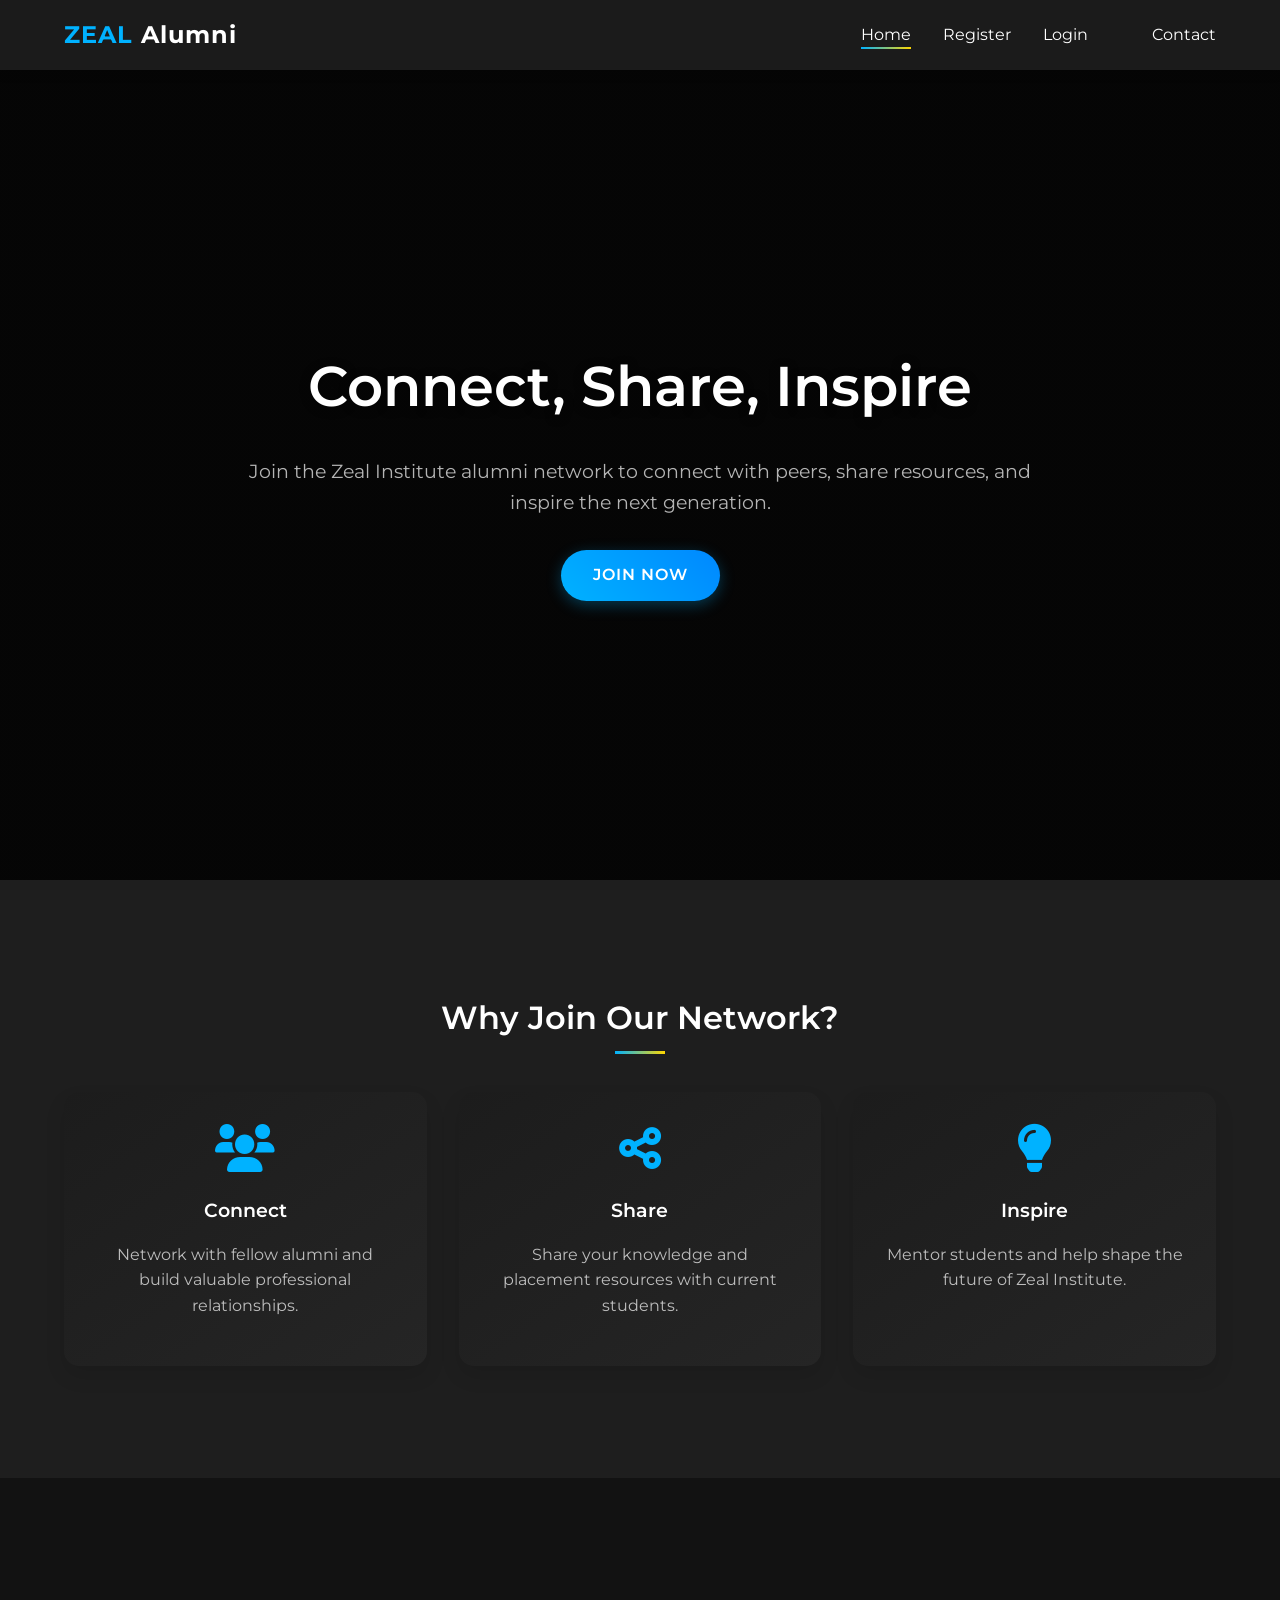
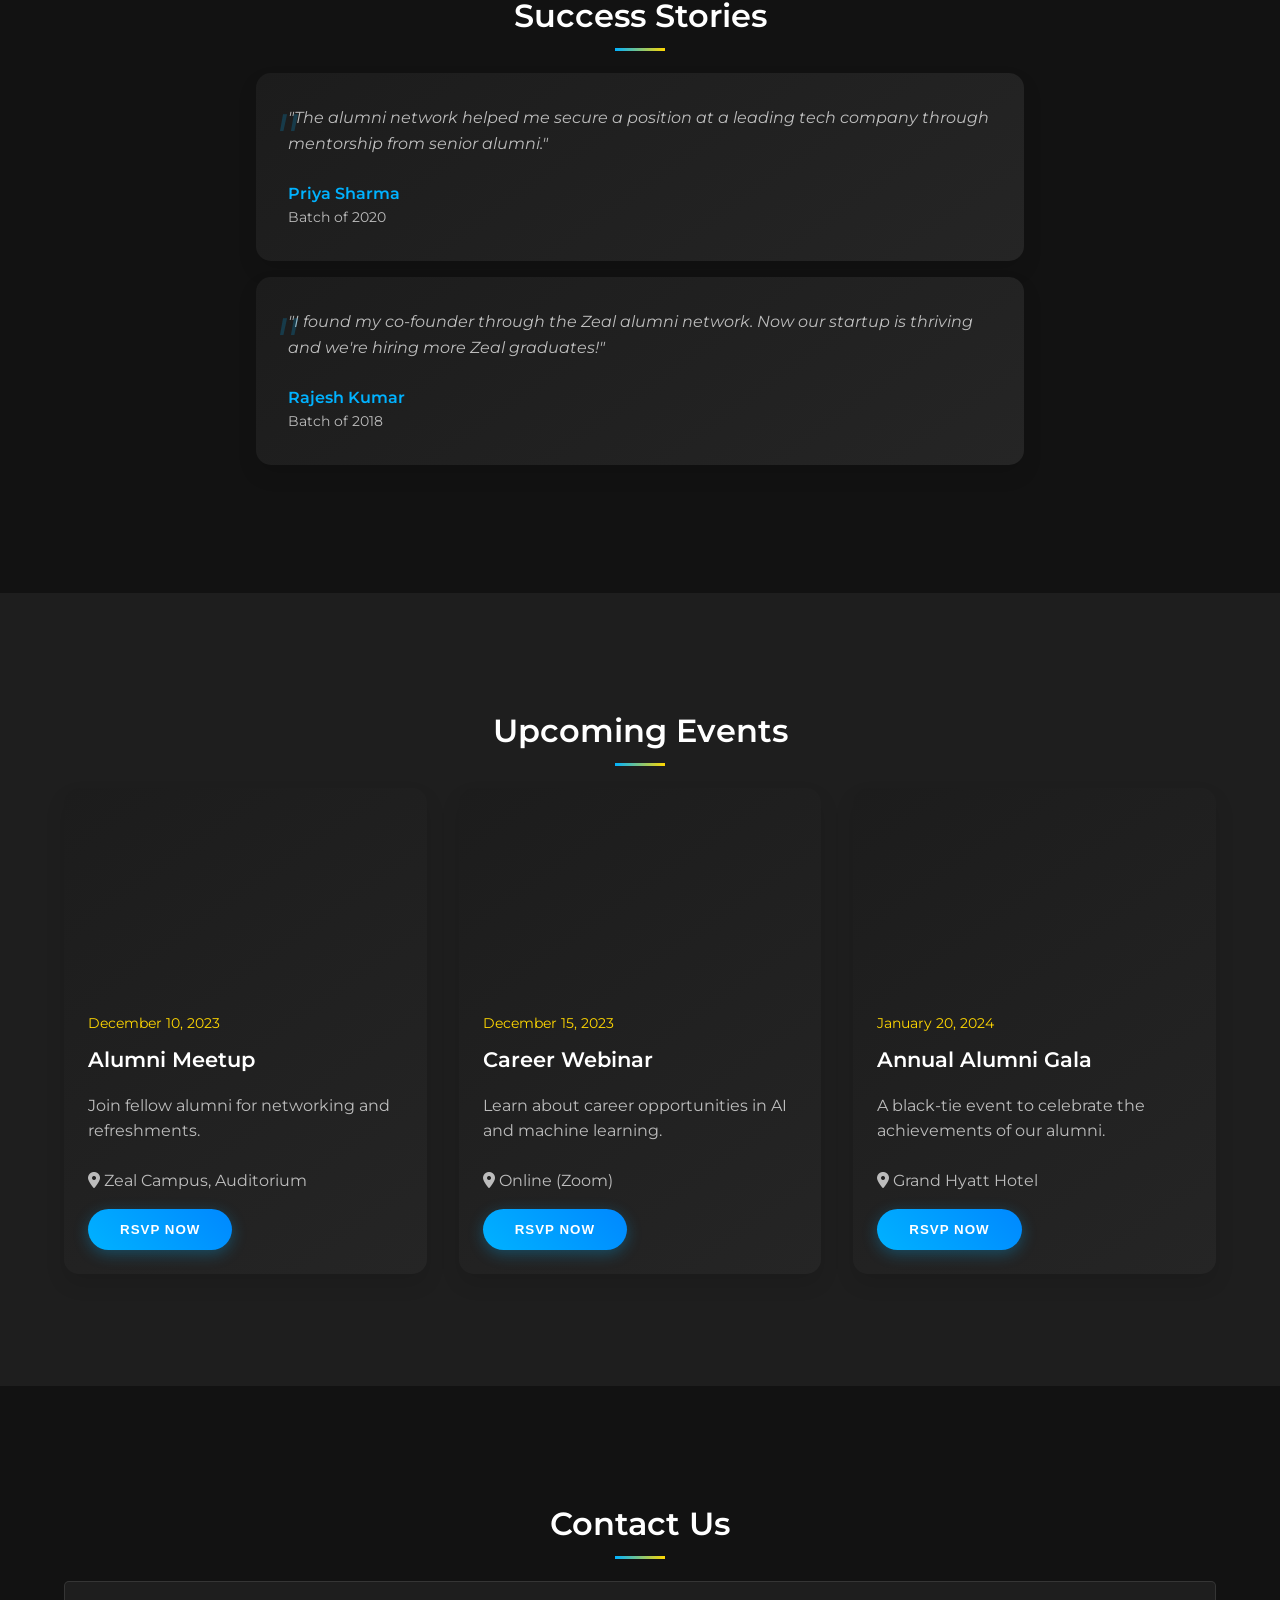
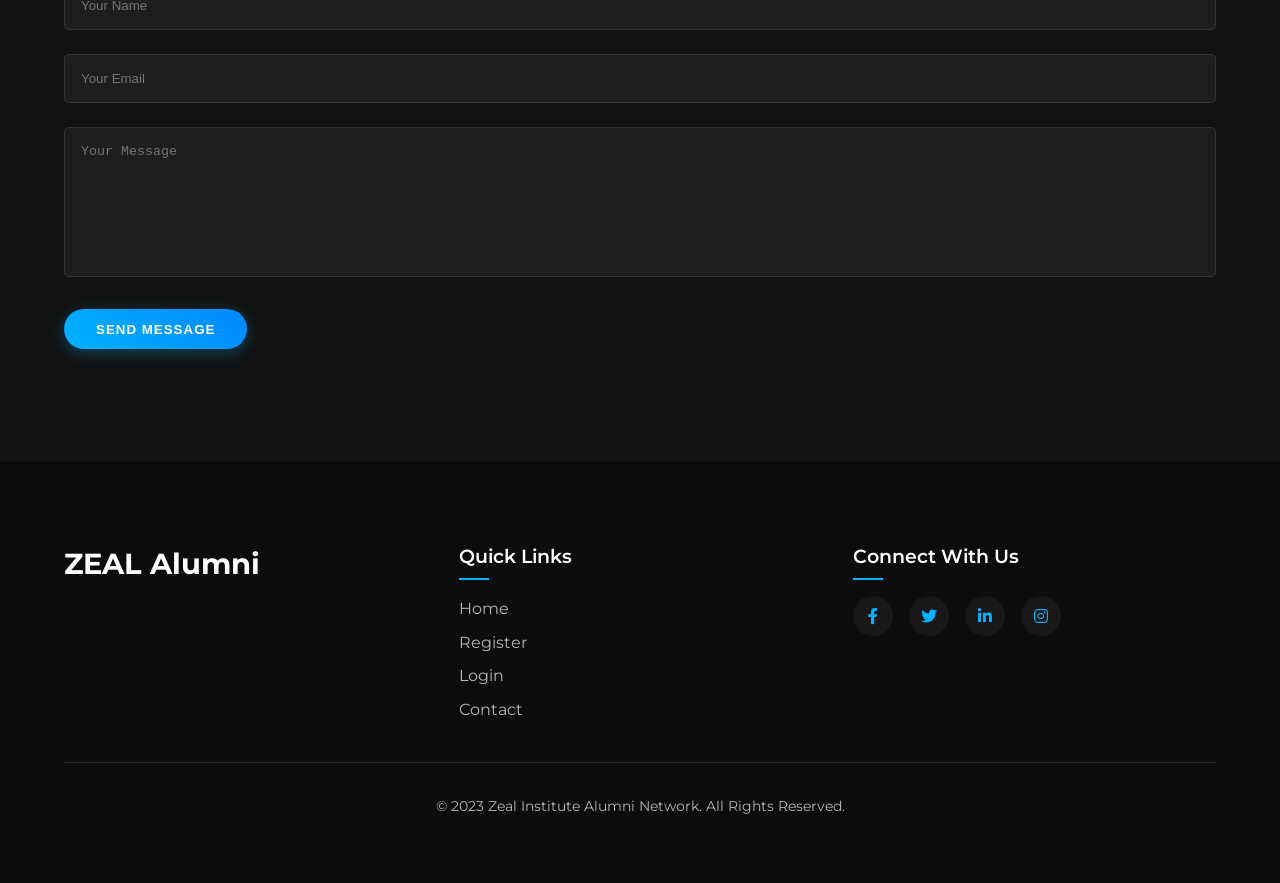
<file: index.html>
<!DOCTYPE html>
<html lang="en">
<head>
    <meta charset="UTF-8">
    <meta name="viewport" content="width=device-width, initial-scale=1.0">
    <title>Zeal Institute Alumni Network</title>
    <link rel="stylesheet" href="css/style.css">
    <link rel="stylesheet" href="https://fonts.googleapis.com/css2?family=Montserrat:wght@300;400;500;600;700&display=swap">
    <link rel="stylesheet" href="https://cdnjs.cloudflare.com/ajax/libs/font-awesome/6.0.0-beta3/css/all.min.css">
</head>
<body>
    <header>
        <nav class="navbar">
            <div class="logo">
                <span>ZEAL</span> Alumni
            </div>
            <ul class="nav-links">
                <li><a href="index.html" class="active">Home</a></li>
                <li><a href="register.html">Register</a></li>
                <li><a href="login.html">Login</a></li>
                <li><a href="dashboard.html" id="dashboard-link">Dashboard</a></li>
                <li><a href="#contact">Contact</a></li>
            </ul>
            <div class="burger">
                <div class="line1"></div>
                <div class="line2"></div>
                <div class="line3"></div>
            </div>
        </nav>
    </header>

    <main>
        <section class="hero">
            <div class="hero-content">
                <h1>Connect, Share, Inspire</h1>
                <p>Join the Zeal Institute alumni network to connect with peers, share resources, and inspire the next generation.</p>
                <a href="register.html" class="btn-primary">Join Now</a>
            </div>
        </section>

        <section class="features">
            <div class="container">
                <h2>Why Join Our Network?</h2>
                <div class="feature-cards">
                    <div class="feature-card">
                        <i class="fas fa-users"></i>
                        <h3>Connect</h3>
                        <p>Network with fellow alumni and build valuable professional relationships.</p>
                    </div>
                    <div class="feature-card">
                        <i class="fas fa-share-alt"></i>
                        <h3>Share</h3>
                        <p>Share your knowledge and placement resources with current students.</p>
                    </div>
                    <div class="feature-card">
                        <i class="fas fa-lightbulb"></i>
                        <h3>Inspire</h3>
                        <p>Mentor students and help shape the future of Zeal Institute.</p>
                    </div>
                </div>
            </div>
        </section>

        <section class="testimonials">
            <div class="container">
                <h2>Success Stories</h2>
                <div class="testimonial-slider">
                    <div class="testimonial">
                        <div class="testimonial-content">
                            <p>"The alumni network helped me secure a position at a leading tech company through mentorship from senior alumni."</p>
                            <div class="testimonial-author">
                                <span class="name">Priya Sharma</span>
                                <span class="designation">Batch of 2020</span>
                            </div>
                        </div>
                    </div>
                    <div class="testimonial">
                        <div class="testimonial-content">
                            <p>"I found my co-founder through the Zeal alumni network. Now our startup is thriving and we're hiring more Zeal graduates!"</p>
                            <div class="testimonial-author">
                                <span class="name">Rajesh Kumar</span>
                                <span class="designation">Batch of 2018</span>
                            </div>
                        </div>
                    </div>
                </div>
            </div>
        </section>

        <section class="upcoming-events">
            <div class="container">
                <h2>Upcoming Events</h2>
                <div class="event-cards" id="event-list">
                    <!-- Events will be populated by JavaScript -->
                </div>
            </div>
        </section>

        <section id="contact" class="contact">
            <div class="container">
                <h2>Contact Us</h2>
                <form id="contact-form">
                    <div class="form-group">
                        <input type="text" id="name" placeholder="Your Name" required>
                    </div>
                    <div class="form-group">
                        <input type="email" id="email" placeholder="Your Email" required>
                    </div>
                    <div class="form-group">
                        <textarea id="message" placeholder="Your Message" required></textarea>
                    </div>
                    <button type="submit" class="btn-primary">Send Message</button>
                </form>
            </div>
        </section>
    </main>

    <footer>
        <div class="container">
            <div class="footer-content">
                <div class="footer-logo">
                    <span>ZEAL</span> Alumni
                </div>
                <div class="footer-links">
                    <h3>Quick Links</h3>
                    <ul>
                        <li><a href="index.html">Home</a></li>
                        <li><a href="register.html">Register</a></li>
                        <li><a href="login.html">Login</a></li>
                        <li><a href="#contact">Contact</a></li>
                    </ul>
                </div>
                <div class="footer-social">
                    <h3>Connect With Us</h3>
                    <div class="social-icons">
                        <a href="#"><i class="fab fa-facebook-f"></i></a>
                        <a href="#"><i class="fab fa-twitter"></i></a>
                        <a href="#"><i class="fab fa-linkedin-in"></i></a>
                        <a href="#"><i class="fab fa-instagram"></i></a>
                    </div>
                </div>
            </div>
            <div class="footer-bottom">
                <p>&copy; 2023 Zeal Institute Alumni Network. All Rights Reserved.</p>
            </div>
        </div>
    </footer>

    <script src="js/auth.js"></script>
    <script src="js/main.js"></script>
</body>
</html>
</file>
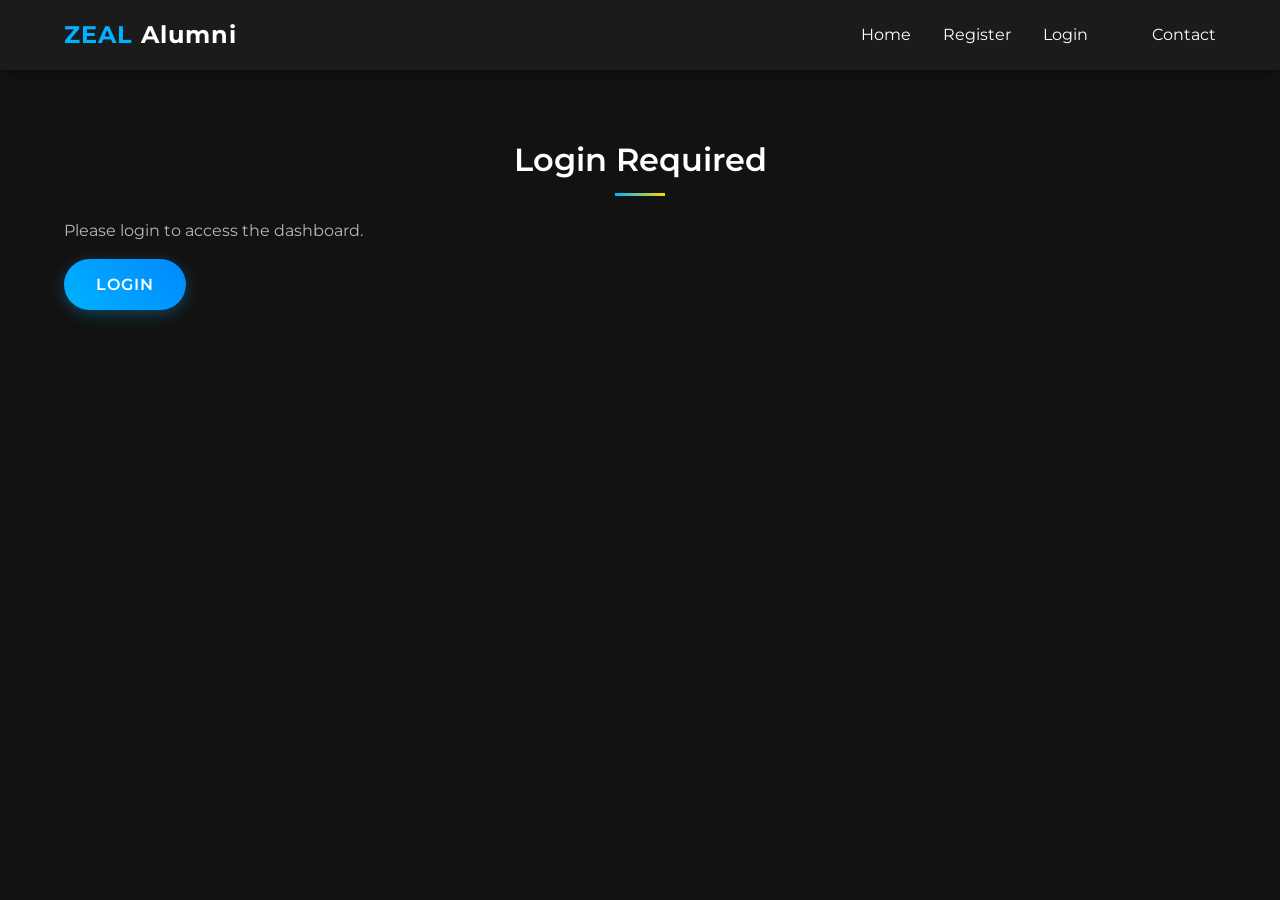
<file: dashboard.html>
<!DOCTYPE html>
<html lang="en">
<head>
    <meta charset="UTF-8">
    <meta name="viewport" content="width=device-width, initial-scale=1.0">
    <title>Dashboard - Zeal Institute Alumni Network</title>
    <link rel="stylesheet" href="css/style.css">
    <link rel="stylesheet" href="https://fonts.googleapis.com/css2?family=Montserrat:wght@300;400;500;600;700&display=swap">
    <link rel="stylesheet" href="https://cdnjs.cloudflare.com/ajax/libs/font-awesome/6.0.0-beta3/css/all.min.css">
</head>
<body>
    <header>
        <nav class="navbar">
            <div class="logo">
                <span>ZEAL</span> Alumni
            </div>
            <ul class="nav-links">
                <li><a href="index.html">Home</a></li>
                <li><a href="register.html">Register</a></li>
                <li><a href="login.html">Login</a></li>
                <li><a href="dashboard.html" class="active" id="dashboard-link">Dashboard</a></li>
                <li><a href="index.html#contact">Contact</a></li>
            </ul>
            <div class="burger">
                <div class="line1"></div>
                <div class="line2"></div>
                <div class="line3"></div>
            </div>
        </nav>
    </header>

    <main class="dashboard">
        <div class="container">
            <div id="login-required-message" style="display: none;">
                <h2>Login Required</h2>
                <p>Please login to access the dashboard.</p>
                <a href="login.html" class="btn-primary">Login</a>
            </div>

            <div id="dashboard-content" class="dashboard-grid">
                <div class="dashboard-sidebar">
                    <div class="user-profile">
                        <div class="avatar" id="user-avatar">
                            <i class="fas fa-user"></i>
                        </div>
                        <h3 class="user-name" id="user-name">Loading...</h3>
                        <div class="user-info" id="user-info">Loading...</div>
                    </div>
                    
                    <ul class="dashboard-menu">
                        <li><a href="#" class="active" data-section="overview"><i class="fas fa-home"></i> Overview</a></li>
                        <li><a href="#" data-section="resources"><i class="fas fa-share-alt"></i> Share Resources</a></li>
                        <li><a href="#" data-section="mentorship"><i class="fas fa-user-friends"></i> Mentorship</a></li>
                        <li><a href="#" data-section="events"><i class="fas fa-calendar-alt"></i> Events</a></li>
                        <li><a href="#" data-section="settings"><i class="fas fa-cog"></i> Settings</a></li>
                        <li><a href="#" id="logout-button"><i class="fas fa-sign-out-alt"></i> Logout</a></li>
                    </ul>
                </div>
                
                <div class="dashboard-content">
                    <!-- Overview Section -->
                    <section id="overview-section" class="dashboard-section active">
                        <h2>Dashboard Overview</h2>
                        
                        <div class="dashboard-cards">
                            <div class="dashboard-card">
                                <div class="card-icon">
                                    <i class="fas fa-book"></i>
                                </div>
                                <div class="card-content">
                                    <h3>Resources Shared</h3>
                                    <p id="resources-count">0</p>
                                </div>
                            </div>
                            
                            <div class="dashboard-card">
                                <div class="card-icon">
                                    <i class="fas fa-user-friends"></i>
                                </div>
                                <div class="card-content">
                                    <h3>Mentorship Requests</h3>
                                    <p id="mentorship-count">0</p>
                                </div>
                            </div>
                            
                            <div class="dashboard-card">
                                <div class="card-icon">
                                    <i class="fas fa-calendar-check"></i>
                                </div>
                                <div class="card-content">
                                    <h3>Events RSVP'd</h3>
                                    <p id="events-count">0</p>
                                </div>
                            </div>
                        </div>
                        
                        <div class="recent-activities">
                            <div class="section-header">
                                <h3>Recent Activities</h3>
                            </div>
                            
                            <div id="activities-list" class="resources-list">
                                <!-- Activities will be populated by JavaScript -->
                                <div class="resource-item">
                                    <p>No recent activities to show.</p>
                                </div>
                            </div>
                        </div>
                    </section>
                    
                    <!-- Resources Section -->
                    <section id="resources-section" class="dashboard-section">
                        <h2>Share Resources</h2>
                        
                        <div class="resource-form">
                            <div class="section-header">
                                <h3>Add New Resource</h3>
                            </div>
                            
                            <form id="resource-form">
                                <div class="form-group">
                                    <input type="text" id="resource-title" placeholder="Resource Title" required>
                                </div>
                                <div class="form-group">
                                    <select id="resource-type" required>
                                        <option value="" disabled selected>Resource Type</option>
                                        <option value="Placement Tips">Placement Tips</option>
                                        <option value="Interview Experience">Interview Experience</option>
                                        <option value="Resume Template">Resume Template</option>
                                        <option value="Technical Resource">Technical Resource</option>
                                        <option value="Industry Insights">Industry Insights</option>
                                        <option value="Other">Other</option>
                                    </select>
                                </div>
                                <div class="form-group">
                                    <textarea id="resource-content" placeholder="Resource Content" required></textarea>
                                </div>
                                <div class="form-group">
                                    <label class="checkbox-container">
                                        <input type="checkbox" id="resource-public" checked>
                                        <span class="checkmark"></span>
                                        Make this resource public (visible to all users)
                                    </label>
                                </div>
                                <button type="submit" class="btn-primary">Share Resource</button>
                            </form>
                        </div>
                        
                        <div class="your-resources">
                            <div class="section-header">
                                <h3>Your Shared Resources</h3>
                            </div>
                            
                            <div id="resources-list" class="resources-list">
                                <!-- Resources will be populated by JavaScript -->
                                <div class="resource-item">
                                    <p>You haven't shared any resources yet.</p>
                                </div>
                            </div>
                        </div>
                        
                        <div class="public-resources">
                            <div class="section-header">
                                <h3>Resources From Other Alumni</h3>
                            </div>
                            
                            <div id="public-resources-list" class="resources-list">
                                <!-- Public resources will be populated by JavaScript -->
                                <div class="resource-item">
                                    <p>No public resources available yet.</p>
                                </div>
                            </div>
                        </div>
                    </section>
                    
                    <!-- Mentorship Section -->
                    <section id="mentorship-section" class="dashboard-section">
                        <h2>Mentorship Requests</h2>
                        
                        <div class="mentorship-requests">
                            <div class="section-header">
                                <h3>Pending Requests</h3>
                            </div>
                            
                            <div id="requests-list" class="requests-list">
                                <!-- Mentorship requests will be populated by JavaScript -->
                                <div class="request-item">
                                    <p>No pending mentorship requests.</p>
                                </div>
                            </div>
                        </div>
                        
                        <div class="accepted-mentorships">
                            <div class="section-header">
                                <h3>Your Mentees</h3>
                            </div>
                            
                            <div id="mentees-list" class="requests-list">
                                <!-- Mentees will be populated by JavaScript -->
                                <div class="request-item">
                                    <p>You are not mentoring anyone yet.</p>
                                </div>
                            </div>
                        </div>
                    </section>
                    
                    <!-- Events Section -->
                    <section id="events-section" class="dashboard-section">
                        <h2>Upcoming Events</h2>
                        
                        <div class="dashboard-events">
                            <div id="dashboard-event-list" class="dashboard-event-list">
                                <!-- Events will be populated by JavaScript -->
                            </div>
                        </div>
                    </section>
                    
                    <!-- Settings Section -->
                    <section id="settings-section" class="dashboard-section">
                        <h2>Account Settings</h2>
                        
                        <div class="profile-settings">
                            <div class="section-header">
                                <h3>Profile Information</h3>
                            </div>
                            
                            <form id="profile-form">
                                <div class="form-group">
                                    <label for="settings-fullname">Full Name</label>
                                    <input type="text" id="settings-fullname" placeholder="Full Name" required>
                                </div>
                                <div class="form-group">
                                    <label for="settings-email">Email Address</label>
                                    <input type="email" id="settings-email" placeholder="Email Address" required disabled>
                                </div>
                                <div class="form-group">
                                    <label for="settings-graduation-year">Graduation Year</label>
                                    <select id="settings-graduation-year" required>
                                        <option value="2024">2024</option>
                                        <option value="2023">2023</option>
                                        <option value="2022">2022</option>
                                        <option value="2021">2021</option>
                                        <option value="2020">2020</option>
                                        <option value="2019">2019</option>
                                        <option value="2018">2018</option>
                                        <option value="2017">2017</option>
                                        <option value="2016">2016</option>
                                        <option value="2015">2015</option>
                                        <option value="earlier">Earlier than 2015</option>
                                    </select>
                                </div>
                                <div class="form-group">
                                    <label for="settings-department">Department</label>
                                    <select id="settings-department" required>
                                        <option value="Computer Engineering">Computer Engineering</option>
                                        <option value="Information Technology">Information Technology</option>
                                        <option value="Mechanical Engineering">Mechanical Engineering</option>
                                        <option value="Electrical Engineering">Electrical Engineering</option>
                                        <option value="Civil Engineering">Civil Engineering</option>
                                        <option value="Electronics Engineering">Electronics Engineering</option>
                                        <option value="Chemical Engineering">Chemical Engineering</option>
                                        <option value="Business Administration">Business Administration</option>
                                        <option value="Other">Other</option>
                                    </select>
                                </div>
                                <div class="form-group">
                                    <label for="settings-expertise">Areas of Expertise</label>
                                    <input type="text" id="settings-expertise" placeholder="Areas of expertise (comma separated)" required>
                                </div>
                                <button type="submit" class="btn-primary">Save Changes</button>
                            </form>
                        </div>
                        
                        <div class="password-settings">
                            <div class="section-header">
                                <h3>Change Password</h3>
                            </div>
                            
                            <form id="password-form">
                                <div class="form-group">
                                    <input type="password" id="current-password" placeholder="Current Password" required>
                                </div>
                                <div class="form-group">
                                    <input type="password" id="new-password" placeholder="New Password" required>
                                </div>
                                <div class="form-group">
                                    <input type="password" id="confirm-new-password" placeholder="Confirm New Password" required>
                                </div>
                                <button type="submit" class="btn-primary">Update Password</button>
                            </form>
                        </div>
                    </section>
                </div>
            </div>
        </div>
    </main>

    <script src="js/auth.js"></script>
    <script src="js/dashboard.js"></script>
</body>
</html>
</file>
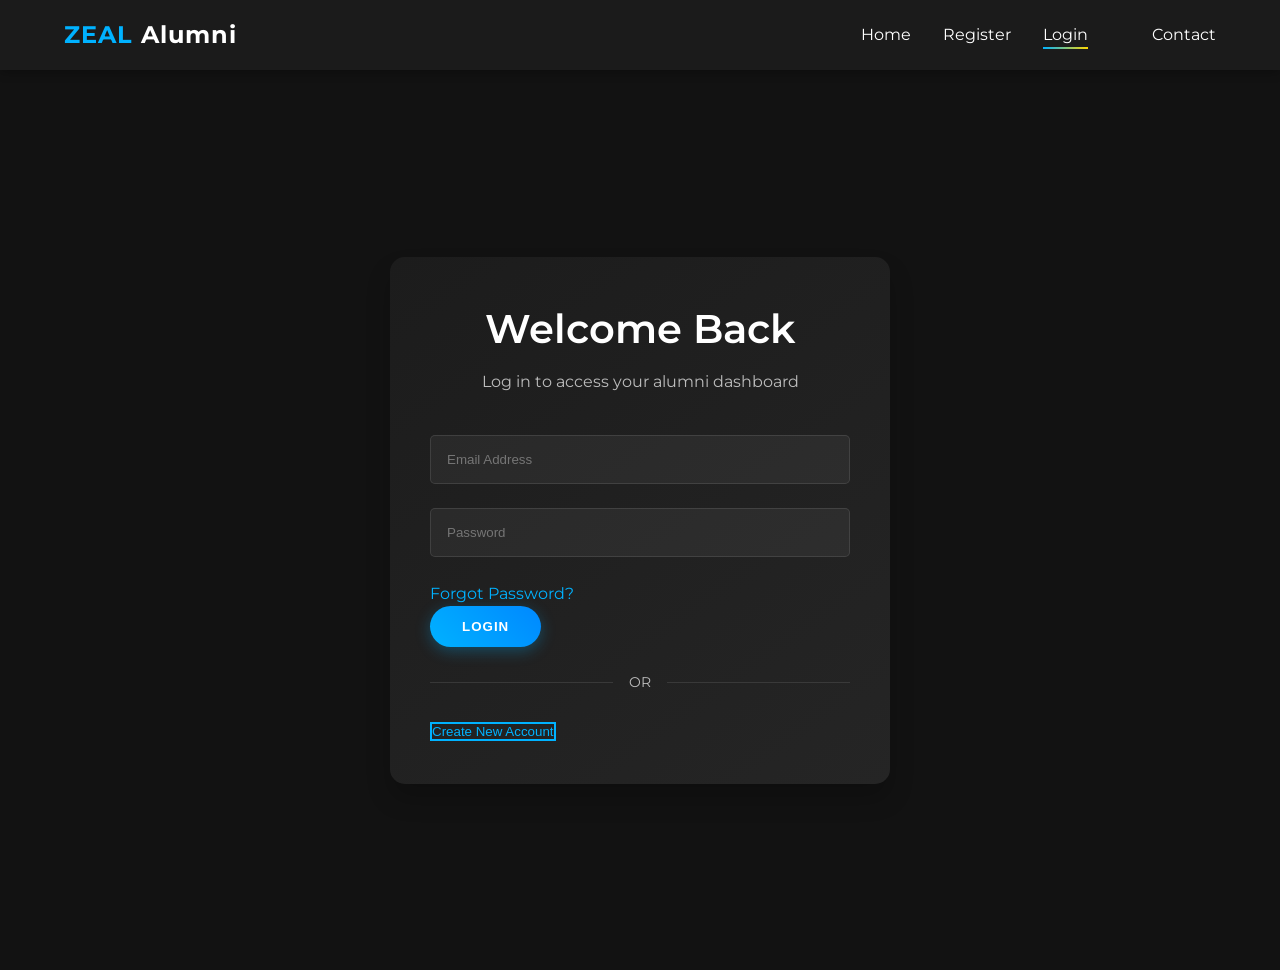
<file: login.html>
<!DOCTYPE html>
<html lang="en">
<head>
    <meta charset="UTF-8">
    <meta name="viewport" content="width=device-width, initial-scale=1.0">
    <title>Login - Zeal Institute Alumni Network</title>
    <link rel="stylesheet" href="css/style.css">
    <link rel="stylesheet" href="https://fonts.googleapis.com/css2?family=Montserrat:wght@300;400;500;600;700&display=swap">
    <link rel="stylesheet" href="https://cdnjs.cloudflare.com/ajax/libs/font-awesome/6.0.0-beta3/css/all.min.css">
</head>
<body>
    <header>
        <nav class="navbar">
            <div class="logo">
                <span>ZEAL</span> Alumni
            </div>
            <ul class="nav-links">
                <li><a href="index.html">Home</a></li>
                <li><a href="register.html">Register</a></li>
                <li><a href="login.html" class="active">Login</a></li>
                <li><a href="dashboard.html" id="dashboard-link">Dashboard</a></li>
                <li><a href="index.html#contact">Contact</a></li>
            </ul>
            <div class="burger">
                <div class="line1"></div>
                <div class="line2"></div>
                <div class="line3"></div>
            </div>
        </nav>
    </header>

    <main>
        <section class="auth-container">
            <div class="auth-card">
                <div class="auth-header">
                    <h1>Welcome Back</h1>
                    <p>Log in to access your alumni dashboard</p>
                </div>

                <div id="login-message" class="success-message" style="display: none;"></div>

                <form id="login-form">
                    <div class="form-group">
                        <input type="email" id="email" placeholder="Email Address" required>
                        <div class="error-message" id="email-error"></div>
                    </div>
                    <div class="form-group">
                        <input type="password" id="password" placeholder="Password" required>
                        <div class="error-message" id="password-error"></div>
                    </div>
                    <div class="form-options">
                        <a href="#" class="forgot-password">Forgot Password?</a>
                    </div>
                    <button type="submit" class="btn-primary">Login</button>
                </form>

                <div class="form-divider">
                    <span>OR</span>
                </div>

                <button class="btn-secondary" onclick="window.location.href='register.html'">
                    Create New Account
                </button>
            </div>
        </section>
    </main>

    <script src="js/auth.js"></script>
    <script src="js/login.js"></script>
</body>
</html>
</file>
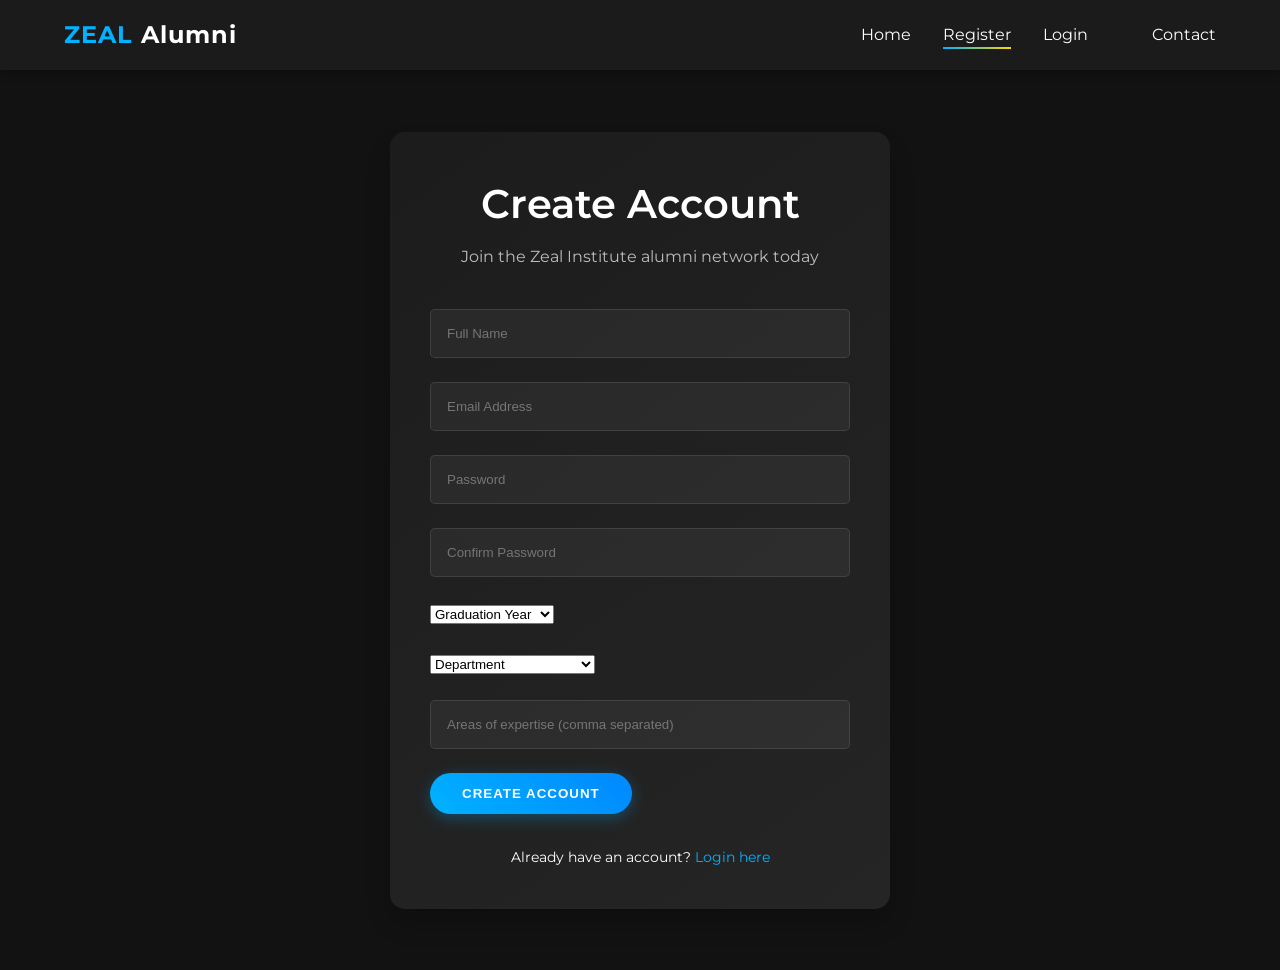
<file: register.html>
<!DOCTYPE html>
<html lang="en">
<head>
    <meta charset="UTF-8">
    <meta name="viewport" content="width=device-width, initial-scale=1.0">
    <title>Register - Zeal Institute Alumni Network</title>
    <link rel="stylesheet" href="css/style.css">
    <link rel="stylesheet" href="https://fonts.googleapis.com/css2?family=Montserrat:wght@300;400;500;600;700&display=swap">
    <link rel="stylesheet" href="https://cdnjs.cloudflare.com/ajax/libs/font-awesome/6.0.0-beta3/css/all.min.css">
</head>
<body>
    <header>
        <nav class="navbar">
            <div class="logo">
                <span>ZEAL</span> Alumni
            </div>
            <ul class="nav-links">
                <li><a href="index.html">Home</a></li>
                <li><a href="register.html" class="active">Register</a></li>
                <li><a href="login.html">Login</a></li>
                <li><a href="dashboard.html" id="dashboard-link">Dashboard</a></li>
                <li><a href="index.html#contact">Contact</a></li>
            </ul>
            <div class="burger">
                <div class="line1"></div>
                <div class="line2"></div>
                <div class="line3"></div>
            </div>
        </nav>
    </header>

    <main>
        <section class="auth-container">
            <div class="auth-card">
                <div class="auth-header">
                    <h1>Create Account</h1>
                    <p>Join the Zeal Institute alumni network today</p>
                </div>

                <form id="register-form">
                    <div class="form-group">
                        <input type="text" id="fullname" placeholder="Full Name" required>
                        <div class="error-message" id="fullname-error"></div>
                    </div>
                    <div class="form-group">
                        <input type="email" id="email" placeholder="Email Address" required>
                        <div class="error-message" id="email-error"></div>
                    </div>
                    <div class="form-group">
                        <input type="password" id="password" placeholder="Password" required>
                        <div class="error-message" id="password-error"></div>
                    </div>
                    <div class="form-group">
                        <input type="password" id="confirm-password" placeholder="Confirm Password" required>
                        <div class="error-message" id="confirm-password-error"></div>
                    </div>
                    <div class="form-group">
                        <select id="graduation-year" required>
                            <option value="" disabled selected>Graduation Year</option>
                            <option value="2024">2024</option>
                            <option value="2023">2023</option>
                            <option value="2022">2022</option>
                            <option value="2021">2021</option>
                            <option value="2020">2020</option>
                            <option value="2019">2019</option>
                            <option value="2018">2018</option>
                            <option value="2017">2017</option>
                            <option value="2016">2016</option>
                            <option value="2015">2015</option>
                            <option value="earlier">Earlier than 2015</option>
                        </select>
                        <div class="error-message" id="graduation-year-error"></div>
                    </div>
                    <div class="form-group">
                        <select id="department" required>
                            <option value="" disabled selected>Department</option>
                            <option value="Computer Engineering">Computer Engineering</option>
                            <option value="Information Technology">Information Technology</option>
                            <option value="Mechanical Engineering">Mechanical Engineering</option>
                            <option value="Electrical Engineering">Electrical Engineering</option>
                            <option value="Civil Engineering">Civil Engineering</option>
                            <option value="Electronics Engineering">Electronics Engineering</option>
                            <option value="Chemical Engineering">Chemical Engineering</option>
                            <option value="Business Administration">Business Administration</option>
                            <option value="Other">Other</option>
                        </select>
                        <div class="error-message" id="department-error"></div>
                    </div>
                    <div class="form-group">
                        <input type="text" id="expertise" placeholder="Areas of expertise (comma separated)" required>
                        <div class="error-message" id="expertise-error"></div>
                    </div>
                    <button type="submit" class="btn-primary">Create Account</button>
                </form>
                <div class="auth-footer">
                    Already have an account? <a href="login.html">Login here</a>
                </div>
            </div>
        </section>
    </main>

    <script src="js/auth.js"></script>
    <script src="js/register.js"></script>
</body>
</html>
</file>
<file: css/style.css>
/* Base Styles */
:root {
    --dark-bg: #121212;
    --dark-surface: #1e1e1e;
    --text-primary: #ffffff;
    --text-secondary: rgba(255, 255, 255, 0.7);
    --accent-blue: #00b2ff;
    --accent-gold: #ffd700;
    --error-color: #ff5252;
    --success-color: #4caf50;
    --shadow-color: rgba(0, 0, 0, 0.3);
    --transition-speed: 0.3s;
}

* {
    margin: 0;
    padding: 0;
    box-sizing: border-box;
}

body {
    font-family: 'Montserrat', sans-serif;
    background-color: var(--dark-bg);
    color: var(--text-primary);
    line-height: 1.6;
    overflow-x: hidden;
}

.container {
    width: 90%;
    max-width: 1200px;
    margin: 0 auto;
    padding: 2rem 0;
}

h1, h2, h3, h4, h5, h6 {
    font-weight: 600;
    margin-bottom: 1rem;
}

h1 {
    font-size: 2.5rem;
}

h2 {
    font-size: 2rem;
    text-align: center;
    margin-bottom: 2rem;
    position: relative;
}

h2::after {
    content: '';
    position: absolute;
    bottom: -10px;
    left: 50%;
    transform: translateX(-50%);
    width: 50px;
    height: 3px;
    background: linear-gradient(90deg, var(--accent-blue), var(--accent-gold));
}

p {
    margin-bottom: 1rem;
    color: var(--text-secondary);
}

a {
    color: var(--accent-blue);
    text-decoration: none;
    transition: color var(--transition-speed);
}

a:hover {
    color: var(--accent-gold);
}

/* Buttons */
.btn-primary {
    display: inline-block;
    padding: 0.8rem 2rem;
    background: linear-gradient(45deg, var(--accent-blue), #0088ff);
    color: white;
    border: none;
    border-radius: 30px;
    font-weight: 600;
    cursor: pointer;
    text-transform: uppercase;
    letter-spacing: 1px;
    transition: all var(--transition-speed);
    box-shadow: 0 4px 15px rgba(0, 178, 255, 0.3);
    position: relative;
    overflow: hidden;
}

.btn-primary:hover {
    box-shadow: 0 6px 20px rgba(0, 178, 255, 0.5);
    transform: translateY(-2px);
    color: white;
}

.btn-primary:before {
    content: '';
    position: absolute;
    top: 0;
    left: -100%;
    width: 100%;
    height: 100%;
    background: linear-gradient(90deg, transparent, rgba(255,255,255,0.2), transparent);
    transition: all 0.6s;
}

.btn-primary:hover:before {
    left: 100%;
}

.btn-secondary {
    background: transparent;
    color: var(--accent-blue);
    border: 2px solid var(--accent-blue);
}

.btn-secondary:hover {
    background-color: rgba(0, 178, 255, 0.1);
}

.btn-gold {
    background: linear-gradient(45deg, var(--accent-gold), #ffc000);
    box-shadow: 0 4px 15px rgba(255, 215, 0, 0.3);
}

.btn-gold:hover {
    box-shadow: 0 6px 20px rgba(255, 215, 0, 0.5);
}

/* Navigation */
.navbar {
    display: flex;
    justify-content: space-between;
    align-items: center;
    background-color: rgba(30, 30, 30, 0.8);
    backdrop-filter: blur(10px);
    padding: 1rem 5%;
    position: sticky;
    top: 0;
    z-index: 1000;
    box-shadow: 0 2px 10px var(--shadow-color);
}

.logo {
    font-size: 1.5rem;
    font-weight: 700;
    letter-spacing: 1px;
}

.logo span {
    color: var(--accent-blue);
}

.nav-links {
    display: flex;
    list-style: none;
}

.nav-links li {
    margin-left: 2rem;
}

.nav-links a {
    color: var(--text-primary);
    position: relative;
}

.nav-links a:after {
    content: '';
    position: absolute;
    bottom: -5px;
    left: 0;
    width: 0;
    height: 2px;
    background: linear-gradient(90deg, var(--accent-blue), var(--accent-gold));
    transition: width var(--transition-speed);
}

.nav-links a:hover:after,
.nav-links a.active:after {
    width: 100%;
}

.burger {
    display: none;
    cursor: pointer;
}

.burger div {
    width: 25px;
    height: 3px;
    background-color: var(--text-primary);
    margin: 5px;
    transition: all 0.3s ease;
}

/* Hero Section */
.hero {
    height: 90vh;
    display: flex;
    align-items: center;
    justify-content: center;
    background: linear-gradient(rgba(0, 0, 0, 0.7), rgba(0, 0, 0, 0.7)), url('https://images.unsplash.com/photo-1541339907198-e08756dedf3f?ixlib=rb-1.2.1&auto=format&fit=crop&w=1350&q=80');
    background-size: cover;
    background-position: center;
    position: relative;
    text-align: center;
    padding: 0 5%;
}

.hero-content {
    max-width: 800px;
    animation: fadeIn 1s ease-out;
}

.hero h1 {
    font-size: 3.5rem;
    margin-bottom: 1.5rem;
    text-shadow: 0 2px 10px rgba(0, 0, 0, 0.5);
}

.hero p {
    font-size: 1.2rem;
    margin-bottom: 2rem;
}

/* Features Section */
.features {
    background-color: var(--dark-surface);
    padding: 5rem 0;
}

.feature-cards {
    display: grid;
    grid-template-columns: repeat(auto-fit, minmax(300px, 1fr));
    gap: 2rem;
    margin-top: 3rem;
}

.feature-card {
    background: linear-gradient(145deg, #1c1c1c, #252525);
    padding: 2rem;
    border-radius: 15px;
    box-shadow: 0 10px 20px rgba(0, 0, 0, 0.1);
    text-align: center;
    transition: transform var(--transition-speed);
}

.feature-card:hover {
    transform: translateY(-10px);
}

.feature-card i {
    font-size: 3rem;
    color: var(--accent-blue);
    margin-bottom: 1.5rem;
}

/* Testimonials Section */
.testimonials {
    padding: 5rem 0;
}

.testimonial-slider {
    max-width: 800px;
    margin: 0 auto;
}

.testimonial {
    background: linear-gradient(145deg, #1c1c1c, #252525);
    padding: 2rem;
    border-radius: 15px;
    margin: 1rem;
    box-shadow: 0 10px 20px rgba(0, 0, 0, 0.1);
}

.testimonial-content p {
    font-style: italic;
    margin-bottom: 1.5rem;
    position: relative;
}

.testimonial-content p::before {
    content: '"';
    font-size: 4rem;
    position: absolute;
    top: -20px;
    left: -15px;
    opacity: 0.2;
    color: var(--accent-blue);
}

.testimonial-author {
    display: flex;
    flex-direction: column;
}

.testimonial-author .name {
    font-weight: 600;
    color: var(--accent-blue);
}

.testimonial-author .designation {
    font-size: 0.9rem;
    color: var(--text-secondary);
}

/* Upcoming Events */
.upcoming-events {
    background-color: var(--dark-surface);
    padding: 5rem 0;
}

.event-cards {
    display: grid;
    grid-template-columns: repeat(auto-fit, minmax(300px, 1fr));
    gap: 2rem;
}

.event-card {
    background: linear-gradient(145deg, #1c1c1c, #252525);
    border-radius: 15px;
    overflow: hidden;
    box-shadow: 0 10px 20px rgba(0, 0, 0, 0.1);
    transition: transform var(--transition-speed);
}

.event-card:hover {
    transform: translateY(-10px);
}

.event-image {
    height: 200px;
    background-size: cover;
    background-position: center;
}

.event-details {
    padding: 1.5rem;
}

.event-date {
    font-size: 0.9rem;
    color: var(--accent-gold);
    margin-bottom: 0.5rem;
}

.event-title {
    font-size: 1.3rem;
    margin-bottom: 1rem;
}

.event-description {
    margin-bottom: 1.5rem;
}

/* Contact Form */
.contact {
    padding: 5rem 0;
}

.form-group {
    margin-bottom: 1.5rem;
}

input, textarea {
    width: 100%;
    padding: 1rem;
    background-color: rgba(255, 255, 255, 0.05);
    border: 1px solid rgba(255, 255, 255, 0.1);
    color: var(--text-primary);
    border-radius: 5px;
    transition: all var(--transition-speed);
}

input:focus, textarea:focus {
    outline: none;
    border-color: var(--accent-blue);
    box-shadow: 0 0 10px rgba(0, 178, 255, 0.3);
}

textarea {
    resize: none;
    height: 150px;
}

/* Footer */
footer {
    background-color: #0c0c0c;
    padding: 3rem 0 1rem;
}

.footer-content {
    display: grid;
    grid-template-columns: repeat(auto-fit, minmax(200px, 1fr));
    gap: 2rem;
    margin-bottom: 2rem;
}

.footer-logo {
    font-size: 1.8rem;
    font-weight: 700;
}

.footer-links h3, .footer-social h3 {
    font-size: 1.2rem;
    margin-bottom: 1.5rem;
    position: relative;
}

.footer-links h3::after, .footer-social h3::after {
    content: '';
    position: absolute;
    bottom: -8px;
    left: 0;
    width: 30px;
    height: 2px;
    background: var(--accent-blue);
}

.footer-links ul {
    list-style: none;
}

.footer-links li {
    margin-bottom: 0.5rem;
}

.footer-links a {
    color: var(--text-secondary);
}

.footer-links a:hover {
    color: var(--accent-blue);
}

.social-icons {
    display: flex;
    gap: 1rem;
}

.social-icons a {
    display: flex;
    align-items: center;
    justify-content: center;
    width: 40px;
    height: 40px;
    background-color: rgba(255, 255, 255, 0.05);
    border-radius: 50%;
    transition: all var(--transition-speed);
}

.social-icons a:hover {
    background-color: var(--accent-blue);
    transform: translateY(-5px);
}

.footer-bottom {
    text-align: center;
    padding-top: 2rem;
    border-top: 1px solid rgba(255, 255, 255, 0.1);
}

.footer-bottom p {
    font-size: 0.9rem;
    color: var(--text-secondary);
}

/* Animations */
@keyframes fadeIn {
    from {
        opacity: 0;
        transform: translateY(20px);
    }
    to {
        opacity: 1;
        transform: translateY(0);
    }
}

/* Form Validation Styles */
.error {
    border-color: var(--error-color);
}

.error-message {
    color: var(--error-color);
    font-size: 0.85rem;
    margin-top: 0.25rem;
}

.success-message {
    color: var(--success-color);
    text-align: center;
    padding: 1rem;
    border-radius: 5px;
    background-color: rgba(76, 175, 80, 0.1);
    margin-bottom: 1rem;
}

/* Responsive Design */
@media screen and (max-width: 768px) {
    h1 {
        font-size: 2rem;
    }
    
    h2 {
        font-size: 1.5rem;
    }
    
    .nav-links {
        position: absolute;
        right: 0px;
        height: 92vh;
        top: 8vh;
        background-color: var(--dark-surface);
        display: flex;
        flex-direction: column;
        align-items: center;
        width: 50%;
        transform: translateX(100%);
        transition: transform 0.5s ease-in;
        z-index: 999;
    }
    
    .nav-links li {
        opacity: 0;
        margin: 1.5rem 0;
    }
    
    .burger {
        display: block;
    }
    
    .nav-active {
        transform: translateX(0%);
    }
    
    @keyframes navLinkFade {
        from {
            opacity: 0;
            transform: translateX(50px);
        }
        to {
            opacity: 1;
            transform: translateX(0px);
        }
    }
}

/* Auth forms */
.auth-container {
    height: 100vh;
    display: flex;
    align-items: center;
    justify-content: center;
    padding: 2rem;
}

.auth-card {
    background: linear-gradient(145deg, #1c1c1c, #252525);
    border-radius: 15px;
    box-shadow: 0 15px 25px rgba(0, 0, 0, 0.2);
    width: 100%;
    max-width: 500px;
    padding: 2.5rem;
    animation: fadeIn 0.5s ease-out;
}

.auth-header {
    text-align: center;
    margin-bottom: 2.5rem;
}

.auth-header h1 {
    margin-bottom: 0.5rem;
}

.auth-header p {
    color: var(--text-secondary);
}

.form-divider {
    display: flex;
    align-items: center;
    margin: 1.5rem 0;
}

.form-divider:before,
.form-divider:after {
    content: "";
    flex: 1;
    height: 1px;
    background: rgba(255, 255, 255, 0.1);
}

.form-divider span {
    padding: 0 1rem;
    color: var(--text-secondary);
    font-size: 0.9rem;
}

.auth-footer {
    text-align: center;
    margin-top: 2rem;
    font-size: 0.9rem;
}

/* Dashboard */
.dashboard {
    padding: 2rem 0;
}

.dashboard-grid {
    display: grid;
    grid-template-columns: 1fr 3fr;
    gap: 2rem;
}

.dashboard-sidebar {
    background: linear-gradient(145deg, #1c1c1c, #252525);
    border-radius: 15px;
    padding: 2rem;
    height: fit-content;
}

.user-profile {
    text-align: center;
    margin-bottom: 2rem;
    padding-bottom: 2rem;
    border-bottom: 1px solid rgba(255, 255, 255, 0.1);
}

.avatar {
    width: 100px;
    height: 100px;
    border-radius: 50%;
    margin: 0 auto 1rem;
    background-color: var(--accent-blue);
    display: flex;
    align-items: center;
    justify-content: center;
    font-size: 2.5rem;
    color: white;
}

.user-name {
    font-size: 1.2rem;
    margin-bottom: 0.5rem;
}

.user-info {
    color: var(--text-secondary);
    font-size: 0.9rem;
}

.dashboard-menu {
    list-style: none;
}

.dashboard-menu li {
    margin-bottom: 0.5rem;
}

.dashboard-menu a {
    display: block;
    padding: 0.75rem;
    border-radius: 5px;
    transition: all var(--transition-speed);
    color: var(--text-primary);
}

.dashboard-menu a:hover,
.dashboard-menu a.active {
    background-color: rgba(0, 178, 255, 0.1);
    color: var(--accent-blue);
}

.dashboard-menu i {
    margin-right: 0.5rem;
}

.dashboard-content {
    background: linear-gradient(145deg, #1c1c1c, #252525);
    border-radius: 15px;
    padding: 2rem;
}

.dashboard-cards {
    display: grid;
    grid-template-columns: repeat(auto-fit, minmax(250px, 1fr));
    gap: 1.5rem;
    margin-bottom: 2rem;
}

.dashboard-card {
    background-color: rgba(255, 255, 255, 0.05);
    border-radius: 10px;
    padding: 1.5rem;
    display: flex;
    align-items: center;
}

.card-icon {
    background-color: rgba(0, 178, 255, 0.1);
    color: var(--accent-blue);
    width: 50px;
    height: 50px;
    border-radius: 50%;
    display: flex;
    align-items: center;
    justify-content: center;
    font-size: 1.5rem;
    margin-right: 1rem;
}

.card-content h3 {
    font-size: 0.9rem;
    color: var(--text-secondary);
    margin-bottom: 0.25rem;
}

.card-content p {
    font-size: 1.5rem;
    font-weight: 600;
    margin: 0;
    color: var(--text-primary);
}

.resource-form, .mentorship-requests, .dashboard-events {
    margin-bottom: 3rem;
}

.section-header {
    display: flex;
    justify-content: space-between;
    align-items: center;
    margin-bottom: 1.5rem;
}

.section-header h3 {
    margin: 0;
}

.resources-list, .requests-list, .dashboard-event-list {
    background-color: rgba(255, 255, 255, 0.02);
    border-radius: 10px;
}

.resource-item, .request-item, .dashboard-event-item {
    padding: 1.5rem;
    border-bottom: 1px solid rgba(255, 255, 255, 0.05);
}

.resource-item:last-child, .request-item:last-child, .dashboard-event-item:last-child {
    border-bottom: none;
}

.resource-title, .request-title, .dashboard-event-title {
    font-size: 1.1rem;
    font-weight: 600;
    margin-bottom: 0.5rem;
}

.resource-meta, .request-meta, .dashboard-event-meta {
    display: flex;
    font-size: 0.85rem;
    color: var(--text-secondary);
    margin-bottom: 1rem;
}

.resource-meta span, .request-meta span, .dashboard-event-meta span {
    margin-right: 1.5rem;
    display: flex;
    align-items: center;
}

.resource-meta i, .request-meta i, .dashboard-event-meta i {
    margin-right: 0.35rem;
}

.resource-description, .request-description, .dashboard-event-description {
    margin-bottom: 1rem;
}

.request-actions {
    display: flex;
    gap: 1rem;
}

@media screen and (max-width: 992px) {
    .dashboard-grid {
        grid-template-columns: 1fr;
    }
    
    .dashboard-cards {
        grid-template-columns: repeat(2, 1fr);
    }
}

@media screen and (max-width: 576px) {
    .dashboard-cards {
        grid-template-columns: 1fr;
    }
    
    .request-actions {
        flex-direction: column;
    }
    
    .card-content p {
        font-size: 1.25rem;
    }
}

/* Event Highlighting */
.highlighted-event {
    animation: highlight-pulse 3s ease-in-out;
    box-shadow: 0 0 20px rgba(0, 178, 255, 0.7);
}

@keyframes highlight-pulse {
    0% { box-shadow: 0 0 20px rgba(0, 178, 255, 0.7); }
    50% { box-shadow: 0 0 30px rgba(0, 178, 255, 0.9); }
    100% { box-shadow: 0 0 20px rgba(0, 178, 255, 0.7); }
}

/* Button Interaction Improvements */
.btn-primary, .btn-secondary {
    cursor: pointer;
    position: relative;
    overflow: hidden;
    transition: all 0.3s ease;
    z-index: 1;
}

.btn-primary:active, .btn-secondary:active {
    transform: scale(0.95);
}

.btn-primary:focus, .btn-secondary:focus {
    outline: none;
    box-shadow: 0 0 0 3px rgba(0, 178, 255, 0.3);
}

.btn-primary:before {
    content: '';
    position: absolute;
    top: 0;
    left: -100%;
    width: 100%;
    height: 100%;
    background: linear-gradient(90deg, transparent, rgba(255,255,255,0.2), transparent);
    transition: all 0.6s;
    z-index: -1;
}

.btn-primary:hover:before {
    left: 100%;
}

/* Loading States */
.loading {
    opacity: 0.7;
    pointer-events: none;
}

/* Improve mobile menu */
@media screen and (max-width: 768px) {
    .burger {
        cursor: pointer;
        z-index: 1001;
    }
    
    .burger div {
        transition: all 0.3s ease;
    }
    
    .burger.toggle .line1 {
        transform: rotate(-45deg) translate(-5px, 6px);
    }
    
    .burger.toggle .line2 {
        opacity: 0;
    }
    
    .burger.toggle .line3 {
        transform: rotate(45deg) translate(-5px, -6px);
    }
}

/* Make dashboard interactive */
.dashboard-section {
    display: none;
}

.dashboard-section.active {
    display: block;
    animation: fadeIn 0.5s ease-out;
}

.dashboard-menu a {
    cursor: pointer;
}

.rsvp-button, .rsvp-event, .cancel-rsvp {
    cursor: pointer !important;
}

/* RSVP confirmation style */
.rsvp-confirmed {
    background-color: rgba(76, 175, 80, 0.1);
    border-left: 4px solid var(--success-color);
}

/* Fix potential button issues on mobile */
@media screen and (max-width: 576px) {
    .btn-primary, .btn-secondary {
        display: block;
        width: 100%;
        margin-bottom: 10px;
        padding: 12px;
        font-size: 16px;
    }
}

/* Public Resource Tags */
.public-tag, .private-tag {
    display: inline-block;
    font-size: 0.75rem;
    padding: 0.25rem 0.5rem;
    border-radius: 15px;
    margin-left: 0.5rem;
    vertical-align: middle;
}

.public-tag {
    background-color: rgba(0, 178, 255, 0.1);
    color: var(--accent-blue);
}

.private-tag {
    background-color: rgba(255, 215, 0, 0.1);
    color: var(--accent-gold);
}

/* Checkbox Styling */
.checkbox-container {
    display: block;
    position: relative;
    padding-left: 35px;
    margin-bottom: 12px;
    cursor: pointer;
    font-size: 0.9rem;
    user-select: none;
    color: var(--text-secondary);
}

.checkbox-container input {
    position: absolute;
    opacity: 0;
    cursor: pointer;
    height: 0;
    width: 0;
}

.checkmark {
    position: absolute;
    top: 0;
    left: 0;
    height: 20px;
    width: 20px;
    background-color: rgba(255, 255, 255, 0.05);
    border: 1px solid rgba(255, 255, 255, 0.1);
    border-radius: 4px;
}

.checkbox-container:hover input ~ .checkmark {
    background-color: rgba(255, 255, 255, 0.1);
}

.checkbox-container input:checked ~ .checkmark {
    background-color: var(--accent-blue);
    border-color: var(--accent-blue);
}

.checkmark:after {
    content: "";
    position: absolute;
    display: none;
}

.checkbox-container input:checked ~ .checkmark:after {
    display: block;
}

.checkbox-container .checkmark:after {
    left: 7px;
    top: 3px;
    width: 4px;
    height: 8px;
    border: solid white;
    border-width: 0 2px 2px 0;
    transform: rotate(45deg);
}

/* Public Resources Section Styling */
.public-resources {
    margin-top: 3rem;
    padding-top: 2rem;
    border-top: 1px solid rgba(255, 255, 255, 0.1);
}
</file>
